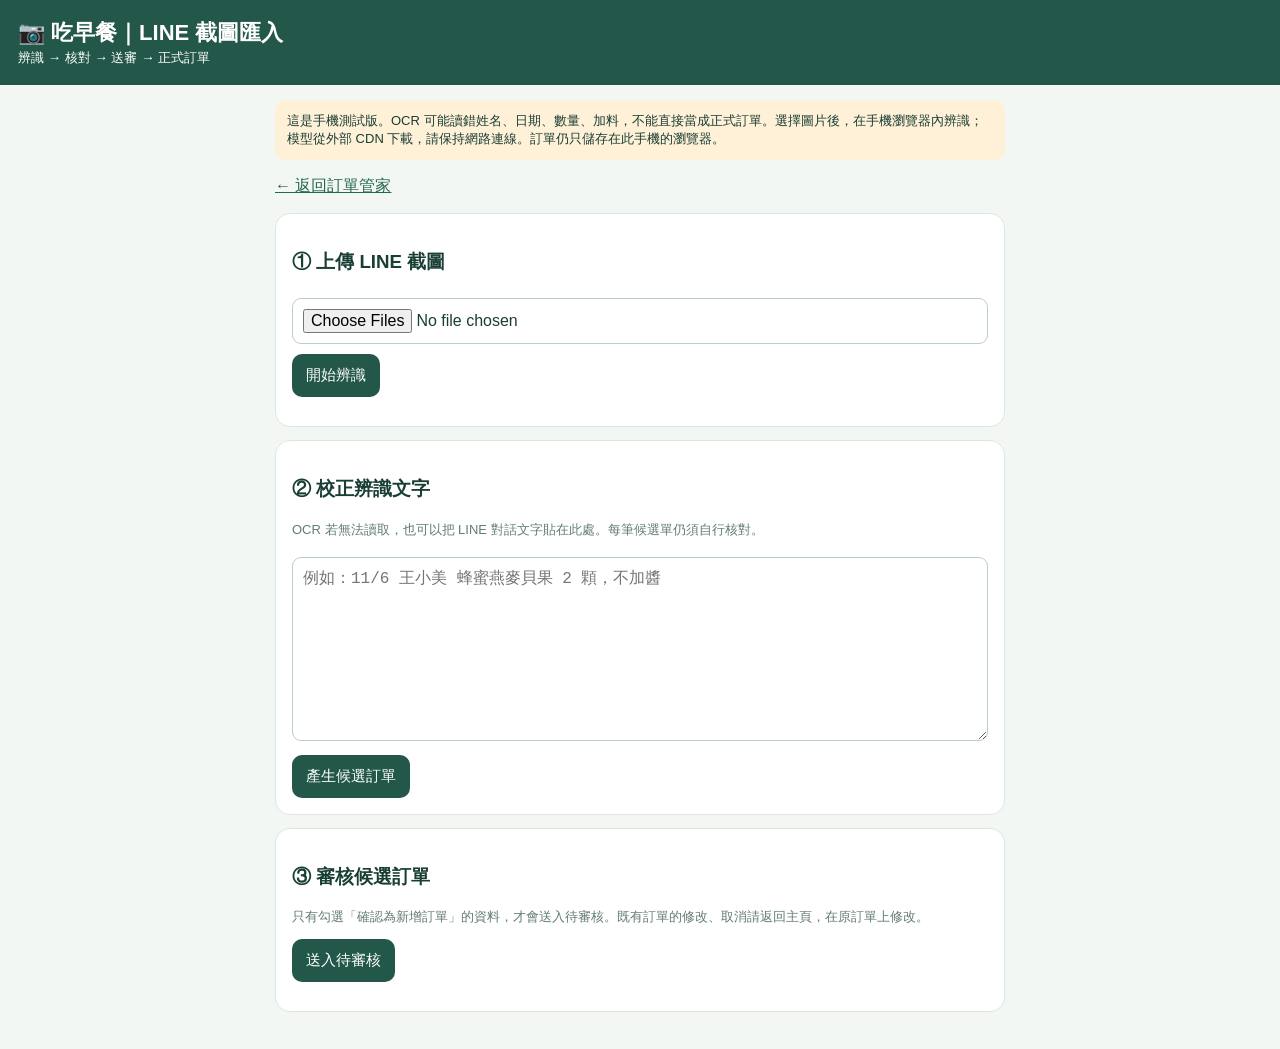
<file: capture.html>
<!DOCTYPE html>
<html lang="zh-Hant"><head><meta charset="utf-8"><meta name="viewport" content="width=device-width,initial-scale=1">
<title>吃早餐｜截圖辨識</title>
<style>
*{box-sizing:border-box}body{margin:0;background:#f3f7f4;color:#193e34;font-family:-apple-system,BlinkMacSystemFont,"Noto Sans TC",sans-serif}header{background:#235749;color:#fff;padding:18px}header h1{font-size:22px;margin:0}.main{padding:15px;max-width:760px;margin:auto}.card{padding:16px;border-radius:15px;background:#fff;margin-bottom:13px;border:1px solid #dce8df}input,textarea{font-size:16px;width:100%;border:1px solid #b9d1c4;border-radius:9px;padding:10px;margin:5px 0 10px}label{font-size:13px;font-weight:600}button,.button{background:#235749;color:white;border:0;padding:12px 14px;border-radius:10px;font-size:15px;display:inline-block;text-decoration:none}button:disabled{opacity:.5}.muted{color:#637d70;font-size:13px}.warn{background:#fff1d8;padding:12px;border-radius:10px;font-size:13px}.candidate{padding:12px 0;border-top:1px solid #e4e9e6}.cols{display:grid;grid-template-columns:1fr 1fr;gap:9px}img{max-width:100%;height:auto;margin-top:10px}.status{font-weight:bold;color:#28624d;font-size:13px;white-space:pre-line}a{color:#25694b}
</style></head>
<body><header><h1>📷 吃早餐｜LINE 截圖匯入</h1><small>辨識 → 核對 → 送審 → 正式訂單</small></header>
<main class="main">
<div class="warn">這是手機測試版。OCR 可能讀錯姓名、日期、數量、加料，不能直接當成正式訂單。選擇圖片後，在手機瀏覽器內辨識；模型從外部 CDN 下載，請保持網路連線。訂單仍只儲存在此手機的瀏覽器。</div>
<p><a href="./index.html">← 返回訂單管家</a></p>
<div class="card"><h3>① 上傳 LINE 截圖</h3><input id="pics" type="file" accept="image/*" multiple><button id="start" onclick="scan()">開始辨識</button><p id="status" class="status"></p><div id="previews"></div></div>
<div class="card"><h3>② 校正辨識文字</h3><p class="muted">OCR 若無法讀取，也可以把 LINE 對話文字貼在此處。每筆候選單仍須自行核對。</p><textarea id="raw" rows="9" placeholder="例如：11/6 王小美 蜂蜜燕麥貝果 2 顆，不加醬"></textarea><button onclick="propose()">產生候選訂單</button></div>
<div class="card"><h3>③ 審核候選訂單</h3><p class="muted">只有勾選「確認為新增訂單」的資料，才會送入待審核。既有訂單的修改、取消請返回主頁，在原訂單上修改。</p><div id="candidates"></div><button onclick="submitCandidates()">送入待審核</button><p id="msg" class="status"></p></div>
</main>
<script>
const KEY='breakfast-mobile-safe-v1';
const el=id=>document.getElementById(id);
const escapeHtml=v=>String(v||'').replace(/[&<>"']/g,c=>({'&':'&amp;','<':'&lt;','>':'&gt;','"':'&quot;',"'":'&#39;'}[c]));
let rows=[],ocr=null;
let db;
try{db=JSON.parse(localStorage.getItem(KEY))||{orders:[],pending:[],audit:[]}}catch(e){db={orders:[],pending:[],audit:[]}}
const ids=()=>Date.now().toString(36)+Math.random().toString(36).slice(2,10);
const known=['巧克力藍莓乳酪','南瓜焦糖乳酪','鐵觀音桂圓','松露鹽之花','蜂蜜燕麥','起司三重奏','原味明太子','大甲芋頭','南瓜焦糖','巧克力藍莓','三明治','帕瑪森','布里歐','漢堡','吐司','沙拉','紅茶','咖啡','奶茶','貝果'];
async function scan(){
const files=Array.from(el('pics').files);if(!files.length){alert('請先選擇截圖');return}
el('start').disabled=true;
try{
el('status').textContent='正在載入辨識程式…';
if(!window.Tesseract){
await new Promise((ok,bad)=>{const s=document.createElement('script');s.src='https://cdn.jsdelivr.net/npm/tesseract.js@5.1.1/dist/tesseract.min.js';s.onload=ok;s.onerror=()=>bad(new Error('OCR 程式下載失敗'));document.head.appendChild(s)})
}
if(!ocr)ocr=await Tesseract.createWorker('chi_tra+eng',1,{logger:m=>{if(m.status==='recognizing text')el('status').textContent='辨識中 '+Math.round((m.progress||0)*100)+'%'}});
let blocks=[];el('previews').innerHTML='';
for(let i=0;i<files.length;i++){
const f=files[i];el('status').textContent='辨識第 '+(i+1)+' / '+files.length+' 張';
const u=URL.createObjectURL(f),img=document.createElement('img');img.src=u;img.alt='截圖 '+(i+1);el('previews').appendChild(img);
const res=await ocr.recognize(f);blocks.push('【截圖 '+(i+1)+'】\n'+res.data.text);
}
el('raw').value=blocks.join('\n\n');el('status').textContent='辨識完成。請校正文字，再按「產生候選訂單」。';
}catch(e){el('status').textContent='辨識失敗：'+e.message+'。可直接貼上文字。'}finally{el('start').disabled=false}
}
function dateOf(line){
let m=String(line).match(/(?:(20\d{2})[\/.-])?(\d{1,2})[\/.-](\d{1,2})/);if(!m)return '';
return (m[1]||new Date().getFullYear())+'/'+String(+m[2]).padStart(2,'0')+'/'+String(+m[3]).padStart(2,'0')
}
function propose(){
const raw=el('raw').value;if(!raw.trim()){alert('請先辨識或貼上文字');return}
rows=[];let date='',customer='';
for(const original of raw.split(/\n/)){
const line=original.trim();if(!line||line.startsWith('【截圖'))continue;
const foundDate=dateOf(line);if(foundDate)date=foundDate;
const name=line.match(/^([^\s:：]{2,18})[:：]\s*/);if(name&&!known.some(k=>name[1].includes(k)))customer=name[1];
const matching=known.filter(k=>line.includes(k)).sort((a,b)=>b.length-a.length);
if(!matching.length)continue;
const item=matching[0],at=line.indexOf(item),tail=line.slice(at+item.length);
const n=tail.match(/[xX×*]\s*(\d{1,2})|(\d{1,2})\s*(?:顆|個|份|杯)/);
const qty=n?Number(n[1]||n[2]):1;
const candidateCustomer=customer||'';
rows.push({customer:candidateCustomer,date,item,qty,notes:line,checked:false,flag:/取消|改成|更改|改期|修改|換成/.test(line)});
}
if(!rows.length)rows.push({customer:'',date,item:'',qty:1,notes:raw.slice(0,300),checked:false,flag:true});
draw();
}
function draw(){
el('candidates').innerHTML=rows.map((r,i)=>'<div class="candidate"><label><input style="width:auto;display:inline" type="checkbox" data-i="'+i+'" data-f="checked" '+(r.checked?'checked':'')+'> 確認為新的有效訂單</label><div class="cols"><label>客人<input data-i="'+i+'" data-f="customer" value="'+escapeHtml(r.customer)+'"></label><label>取餐日<input data-i="'+i+'" data-f="date" value="'+escapeHtml(r.date)+'" placeholder="2026/11/06"></label><label>品項<input data-i="'+i+'" data-f="item" value="'+escapeHtml(r.item)+'"></label><label>數量<input type="number" min="1" data-i="'+i+'" data-f="qty" value="'+r.qty+'"></label></div><label>原文／客製備註<textarea rows="3" data-i="'+i+'" data-f="notes">'+escapeHtml(r.notes)+'</textarea></label>'+(r.flag?'<p style="color:#a34730">可能是異動／取消，請不要當成新訂單</p>':'')+'</div>').join('');
el('candidates').querySelectorAll('[data-i]').forEach(node=>node.addEventListener(node.type==='checkbox'?'change':'input',()=>{
const row=rows[Number(node.dataset.i)],field=node.dataset.f;row[field]=field==='checked'?node.checked:field==='qty'?Number(node.value):node.value
}));
el('msg').textContent='產生 '+rows.length+' 筆候選，尚未更新正式訂單。';
}
function submitCandidates(){
const selected=rows.filter(r=>r.checked);if(!selected.length){alert('請先勾選核對完成的新訂單');return}
for(const r of selected){
if(r.flag){alert('包含疑似修改或取消的訊息，請回主頁修改既有訂單，不可新增');return}
if(!r.customer.trim()||!r.item.trim()||!/^20\d{2}\/\d{2}\/\d{2}$/.test(r.date)||!Number.isInteger(r.qty)||r.qty<1){alert('請填寫正確姓名、YYYY/MM/DD 日期、品項及數量');return}
const duplicate=db.orders.concat(db.pending.map(p=>p.after).filter(Boolean)).some(o=>o&&o.customer===r.customer&&o.date===r.date&&o.item===r.item&&o.qty===r.qty);
if(duplicate){alert('偵測到可能重複：'+r.customer+' '+r.item+'。請回主頁核對，未匯入。');return}
}
selected.forEach(r=>db.pending.push({id:ids(),type:'add',after:{id:ids(),customer:r.customer.trim(),date:r.date,item:r.item.trim(),qty:r.qty,notes:r.notes,price:null,status:'active',source:'LINE 截圖OCR／人工核對'}}));
try{localStorage.setItem(KEY,JSON.stringify(db))}catch(e){alert('手機儲存失敗，無法匯入');return}
rows=rows.filter(r=>!r.checked);draw();el('msg').textContent='已送出 '+selected.length+' 筆待審核。請回主頁「審核」，逐筆確認後再產生訂單卡。';
}
</script></body></html>
</file>
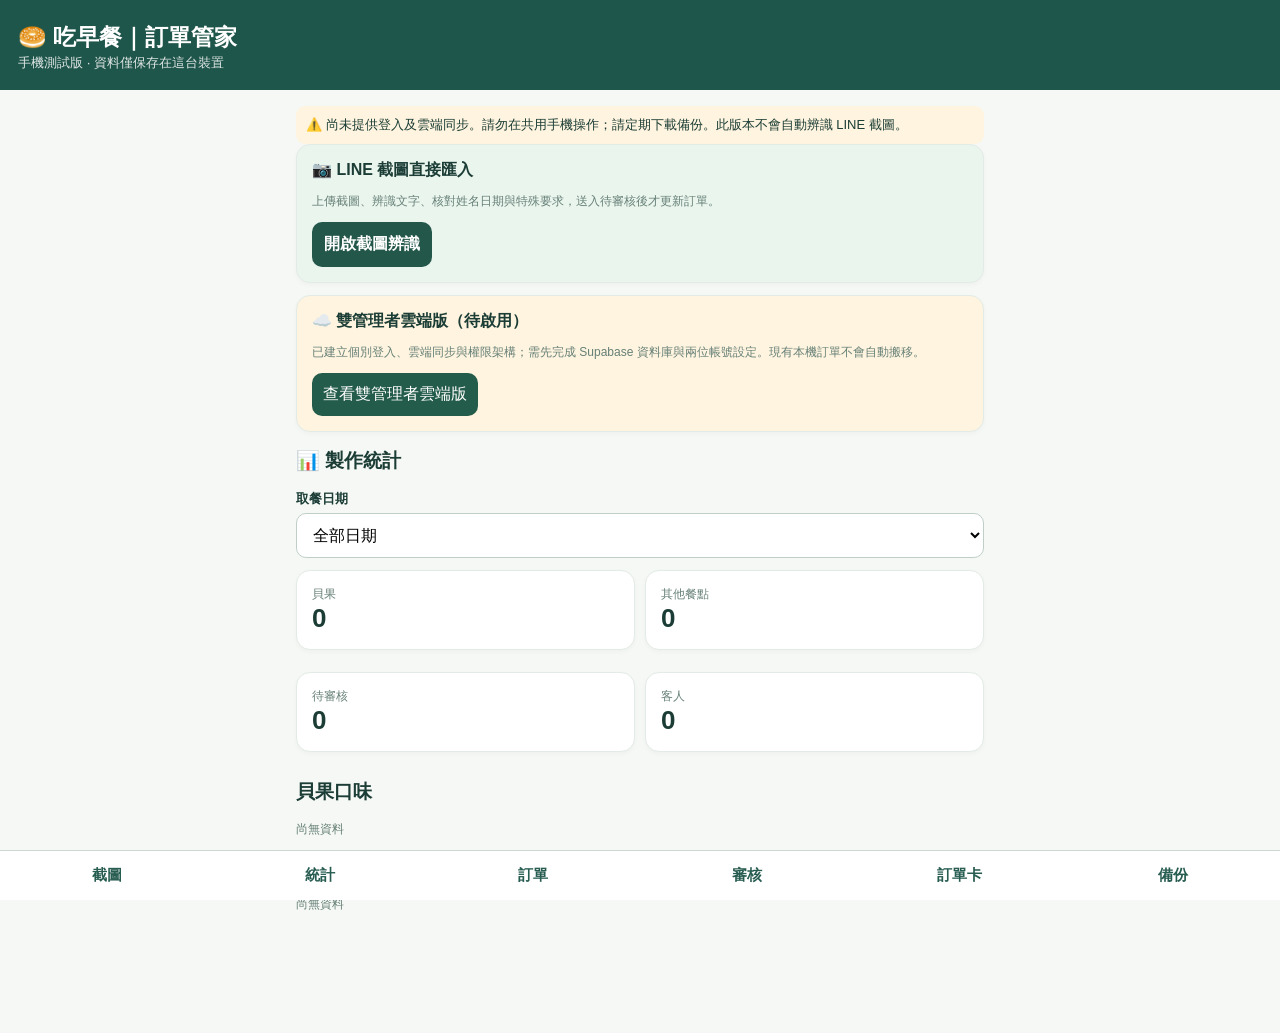
<file: legacy-local.html>
<!doctype html><html lang="zh-Hant"><head><meta charset="utf-8"><meta name="viewport" content="width=device-width,initial-scale=1,viewport-fit=cover"><meta name="theme-color" content="#1f564b"><meta name="apple-mobile-web-app-capable" content="yes"><meta name="apple-mobile-web-app-title" content="吃早餐訂單"><title>吃早餐｜手機訂單管家</title><style>
:root{font-family:-apple-system,BlinkMacSystemFont,"Noto Sans TC",sans-serif;color:#1b3d35;background:#f5f8f5}*{box-sizing:border-box}body{margin:0;padding-bottom:92px}header{background:#1f564b;color:white;padding:22px 18px 18px}header h1{margin:0;font-size:23px}header small{opacity:.85}.wrap{padding:16px;max-width:720px;margin:auto}nav{position:fixed;bottom:0;left:0;right:0;display:flex;background:white;border-top:1px solid #ccd9d3;padding-bottom:env(safe-area-inset-bottom)}nav button{flex:1;border:none;border-radius:0;padding:15px 2px;background:white;font-weight:bold;color:#275c50}button{cursor:pointer;font-size:15px;border:1px solid #cbd9d4;background:white;border-radius:12px;padding:11px 13px;color:#245749}button.primary{background:#1f564b;color:white;border:0}input,textarea,select{display:block;width:100%;padding:12px;margin:5px 0 12px;border:1px solid #bfcfc8;border-radius:10px;font-size:16px;background:white}label{display:block;font-size:13px;font-weight:bold}section{display:none}section.active{display:block}.card{background:white;border:1px solid #e3ebe6;border-radius:14px;padding:15px;margin-bottom:12px;box-shadow:0 2px 5px #00000008}.muted{font-size:12px;color:#668077}.row{display:flex;align-items:center;justify-content:space-between;gap:8px}.pill{background:#eff7f3;border-radius:10px;padding:8px;font-size:13px}.kpis{display:grid;grid-template-columns:1fr 1fr;gap:10px}.kpis b{font-size:26px}h2{font-size:19px}.items{margin-top:10px}.item{border-top:1px solid #edf1ee;padding:10px 0}.note{color:#a34b31;font-size:13px}.warn{background:#fff4df;padding:10px;border-radius:9px;font-size:13px}.print-card{break-inside:avoid;width:6cm;padding:3mm;border:1px dashed #999;margin:2mm;display:inline-block;vertical-align:top;font-size:10pt;font-weight:bold}.print-card .detail{font-size:10pt;margin:3px 0}.hide{display:none!important}@media print{header,nav,.wrap>*:not(#print),.no-print{display:none!important}.wrap{padding:0;max-width:none}#print{display:block!important}#print h2,#print p,#print .controls{display:none}body{padding:0;background:white}}</style></head><body><header><h1>🥯 吃早餐｜訂單管家</h1><small>手機測試版 · 資料僅保存在這台裝置</small></header><div class="wrap">
<div class="warn">⚠️ 尚未提供登入及雲端同步。請勿在共用手機操作；請定期下載備份。此版本不會自動辨識 LINE 截圖。</div>
<div class="card" style="background:#eaf5ee"><b>📷 LINE 截圖直接匯入</b><p class="muted">上傳截圖、辨識文字、核對姓名日期與特殊要求，送入待審核後才更新訂單。</p><a href="./capture.html" style="display:inline-block;background:#235749;color:white;padding:12px;border-radius:10px;text-decoration:none;font-weight:bold">開啟截圖辨識</a></div><div class="card" style="background:#fff4df"><b>☁️ 雙管理者雲端版（待啟用）</b><p class="muted">已建立個別登入、雲端同步與權限架構；需先完成 Supabase 資料庫與兩位帳號設定。現有本機訂單不會自動搬移。</p><a href="./cloud.html" style="display:inline-block;padding:11px;border-radius:10px;background:#245c4b;color:white;text-decoration:none">查看雙管理者雲端版</a></div><section id="stats" class="active"><h2>📊 製作統計</h2><label>取餐日期<select id="filterdate" onchange="render()"></select></label><div class="kpis" id="kpis"></div><h2>貝果口味</h2><div id="bagelstats"></div><h2>其他餐點</h2><div id="otherstats"></div></section>
<section id="orders"><h2>📝 訂單明細</h2><input id="search" placeholder="搜尋客人、餐點、備註" oninput="render()"><div id="orderList"></div><h2>新增訂單</h2><form id="form"><label>客人名稱<input name="customer" required></label><label>取餐日期<input name="date" type="date" required></label><label>品項<input name="item" required></label><label>數量<input name="quantity" type="number" min="1" value="1" required></label><label>單價（不確定可留白）<input name="price" type="number" min="0"></label><label>特殊要求<textarea name="notes" rows="3"></textarea></label><button class="primary" type="submit">送出待審核</button></form></section>
<section id="review"><h2>✅ 異動審核</h2><p class="muted">所有新增、修改、取消，確認後才會改變正式訂單。</p><div id="pending"></div></section>
<section id="print"><h2>🖨️ A4 訂單卡</h2><p>每位客人／每日一張，6 公分寬、10pt 粗體。</p><div class="controls no-print"><button class="primary" onclick="window.print()">列印／另存 PDF</button></div><div id="printcards"></div></section>
<section id="backup"><h2>💾 資料備份</h2><p>本版使用 iPhone 本機儲存，不會與另一台手機或 ChatGPT 自動同步。</p><button onclick="backup()">下載完整 JSON 備份</button><label>還原備份<input type="file" id="restoreFile" accept="application/json,.json"></label><button onclick="restore()">從備份還原</button><p class="muted">請勿清除 Safari 網站資料，否則可能失去尚未備份的訂單。</p></section>
</div><nav><button onclick="location.href='./capture.html'">截圖</button><button onclick="go('stats')">統計</button><button onclick="go('orders')">訂單</button><button onclick="go('review')">審核</button><button onclick="go('print')">訂單卡</button><button onclick="go('backup')">備份</button></nav>
<script>
const KEY='breakfast-mobile-safe-v1';let db;try{db=JSON.parse(localStorage.getItem(KEY))||{orders:[],pending:[],audit:[]}}catch(e){db={orders:[],pending:[],audit:[]}}const esc=s=>String(s??'').replace(/[&<>"']/g,c=>({'&':'&amp;','<':'&lt;','>':'&gt;','"':'&quot;'}[c]));const id=()=>Date.now().toString(36)+Math.random().toString(36).slice(2,7);const bagel=s=>/貝果|蜂蜜燕麥|松露鹽之花|鐵觀音桂圓|起司三重奏|巧克力藍莓|南瓜焦糖|大甲芋頭|原味明太子/.test(s)&&!/吐司|漢堡|三明治/.test(s);const rank=s=>bagel(s)?0:/三明治/.test(s)?1:/漢堡|帕瑪森|布里歐/.test(s)?2:/吐司/.test(s)?3:/沙拉/.test(s)?4:/紅茶|咖啡|奶茶|飲料/.test(s)?5:6;const active=()=>db.orders.filter(x=>x.status==='active');const persist=()=>{try{localStorage.setItem(KEY,JSON.stringify(db))}catch(e){alert('儲存失敗，請下載備份')}};const fmt=d=>d.replaceAll('-','/');function go(name){document.querySelectorAll('section').forEach(e=>e.classList.toggle('active',e.id===name));render()}function render(){const all=active();const sel=document.querySelector('#filterdate'),prev=sel.value;const ds=[...new Set(all.map(x=>x.date))].sort();sel.innerHTML='<option value="all">全部日期</option>'+ds.map(x=>'<option>'+esc(x)+'</option>').join('');sel.value=ds.includes(prev)?prev:'all';let rows=all.filter(x=>sel.value==='all'||sel.value===x.date),bs=rows.filter(x=>bagel(x.item)),os=rows.filter(x=>!bagel(x.item));document.querySelector('#kpis').innerHTML=[['貝果',bs.reduce((s,x)=>s+x.qty,0)],['其他餐點',os.reduce((s,x)=>s+x.qty,0)],['待審核',db.pending.length],['客人',new Set(rows.map(x=>x.customer)).size]].map(x=>'<div class="card"><div class="muted">'+x[0]+'</div><b>'+x[1]+'</b></div>').join('');function group(a){const m=new Map();a.forEach(x=>m.set(x.item,(m.get(x.item)||0)+x.qty));return [...m].sort((a,b)=>b[1]-a[1]).map(x=>'<div class="card row"><span>'+esc(x[0])+'</span><b>'+x[1]+' 份</b></div>').join('')||'<p class="muted">尚無資料</p>'}document.querySelector('#bagelstats').innerHTML=group(bs);document.querySelector('#otherstats').innerHTML=group(os);const q=document.querySelector('#search').value.toLowerCase();document.querySelector('#orderList').innerHTML=all.filter(x=>(x.customer+x.item+x.notes+x.date).toLowerCase().includes(q)).map(x=>'<div class="card"><div class="row"><b>'+esc(x.customer)+'</b><span>'+esc(x.date)+'</span></div><div class="items">'+esc(x.item)+' ×'+x.qty+'｜'+(x.price===null?'價格待定':'$'+x.price)+'</div><div class="note">'+esc(x.notes)+'</div><div class="row"><button onclick="editOrder(\''+x.id+'\')">修改</button><button onclick="cancelOrder(\''+x.id+'\')">取消</button></div></div>').join('')||'<p class="muted">尚無訂單</p>';document.querySelector('#pending').innerHTML=db.pending.map(x=>{const o=x.after||x.before;return '<div class="card"><b>'+({'add':'新增','edit':'修改','cancel':'取消'}[x.type])+'｜'+esc(o.customer)+'</b><p>'+esc(o.date)+' '+esc(o.item)+' ×'+o.qty+'</p><p class="note">'+esc(o.notes)+'</p><button class="primary" onclick="approve(\''+x.id+'\')">確認</button> <button onclick="reject(\''+x.id+'\')">退回</button></div>'}).join('')||'<p>沒有待審核異動</p>';const groups=new Map();all.slice().sort((a,b)=>a.date.localeCompare(b.date)||a.customer.localeCompare(b.customer)||rank(a.item)-rank(b.item)).forEach(x=>{let k=x.date+'|'+x.customer;if(!groups.has(k))groups.set(k,[]);groups.get(k).push(x)});document.querySelector('#printcards').innerHTML=[...groups].map(([k,a])=>'<div class="print-card"><div>'+esc(k.replace('|','　'))+'</div>'+a.map(x=>'<div class="detail">'+esc(x.item)+' ×'+x.qty+(x.price===null?'':' $'+(x.price*x.qty))+(x.notes?'<div>※'+esc(x.notes)+'</div>':'')+'</div>').join('')+'</div>').join('')||'<p class="muted">沒有可列印訂單</p>'}document.querySelector('#form').addEventListener('submit',e=>{e.preventDefault();const f=new FormData(e.target);db.pending.push({id:id(),type:'add',after:{id:id(),customer:String(f.get('customer')).trim(),date:fmt(String(f.get('date'))),item:String(f.get('item')).trim(),qty:Number(f.get('quantity')),price:f.get('price')===''?null:Number(f.get('price')),notes:String(f.get('notes')||''),status:'active'}});persist();e.target.reset();go('review')});function editOrder(key){const x=db.orders.find(o=>o.id===key);if(!x)return;const str=prompt('依序修改：日期 | 品項 | 數量 | 特製備註',[x.date,x.item,x.qty,x.notes].join(' | '));if(str===null)return;let [date,item,qty,...n]=str.split('|').map(v=>v.trim());if(!date||!item||!Number.isInteger(Number(qty))||Number(qty)<1)return alert('格式不正確');db.pending.push({id:id(),type:'edit',target:key,before:{...x},after:{...x,date,item,qty:Number(qty),notes:n.join('|')}});persist();go('review')}function cancelOrder(key){const x=db.orders.find(o=>o.id===key);if(!x||!confirm('將這筆訂單送出取消審核？'))return;db.pending.push({id:id(),type:'cancel',target:key,before:{...x}});persist();go('review')}function approve(key){let i=db.pending.findIndex(x=>x.id===key);if(i<0)return;const x=db.pending[i],t=db.orders.find(o=>o.id===x.target);if(x.type==='add'){db.orders.push(x.after)}else if(!t){alert('找不到原訂單');return}else if(x.type==='cancel'){t.status='cancelled'}else{Object.assign(t,x.after)}db.audit.push({when:new Date().toISOString(),event:x});db.pending.splice(i,1);persist();render()}function reject(key){db.pending=db.pending.filter(x=>x.id!==key);persist();render()}function backup(){const a=document.createElement('a'),u=URL.createObjectURL(new Blob([JSON.stringify(db,null,2)],{type:'application/json'}));a.href=u;a.download='吃早餐_訂單備份.json';a.click();setTimeout(()=>URL.revokeObjectURL(u),1000)}async function restore(){const f=document.querySelector('#restoreFile').files[0];if(!f)return alert('請選擇 JSON');let d;try{d=JSON.parse(await f.text())}catch(e){return alert('備份檔無法解析')}if(!Array.isArray(d.orders)||!Array.isArray(d.pending))return alert('格式不符');if(!confirm('還原會取代本機資料，確定嗎？'))return;db=d;db.audit=Array.isArray(db.audit)?db.audit:[];persist();render()}render();
</script></body></html>
</file>
